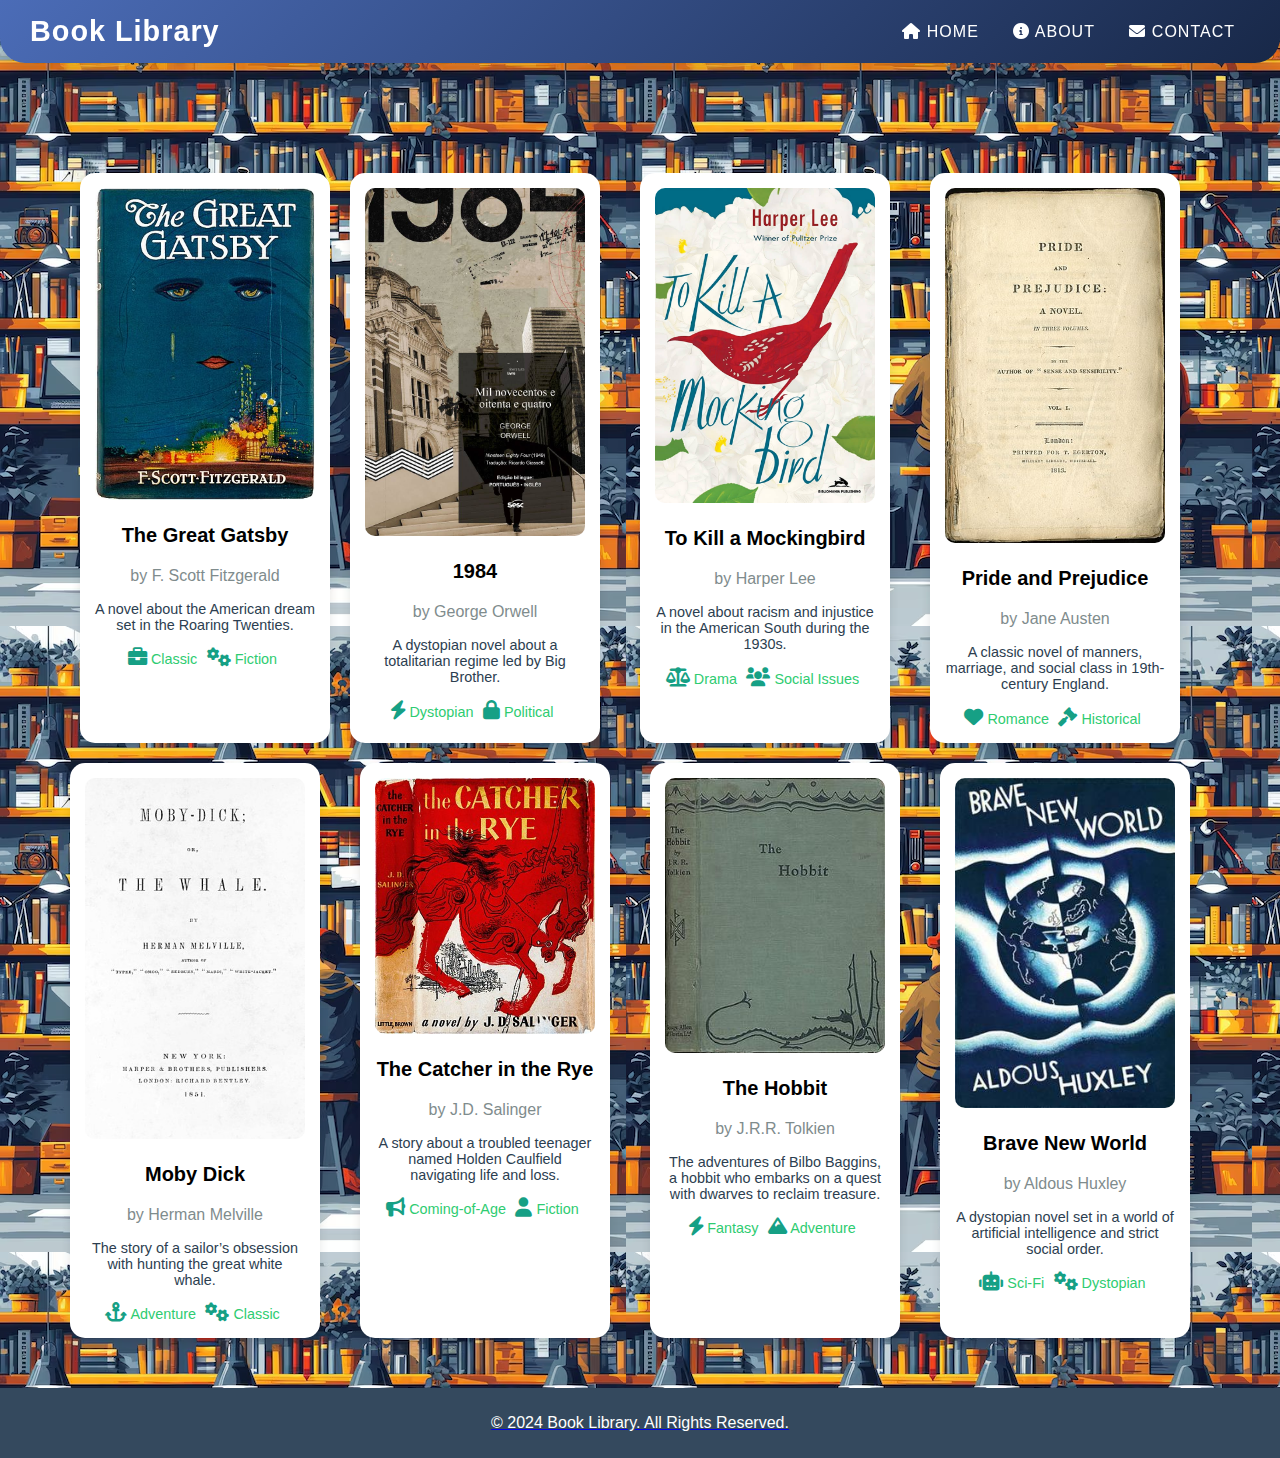
<file: index.html>
<!DOCTYPE html>
<html lang="en">
<head>
  <meta charset="UTF-8">
  <meta name="viewport" content="width=device-width, initial-scale=1.0">
  <title>Book Library</title>
  <link rel="stylesheet" href="styling.css">
  
  <link rel="stylesheet" href="https://cdnjs.cloudflare.com/ajax/libs/font-awesome/6.0.0-beta3/css/all.min.css">
</head>
<body>
 
  <div class="top-navbar">
    <div class="navbar-title">Book Library</div>
    <div class="navbar-links">
      <a href="#" class="top-nav-item"><i class="fas fa-home"></i> Home</a>
      <a href="#about" class="top-nav-item"><i class="fas fa-info-circle"></i> About</a>
      <a href="#contact" class="top-nav-item"><i class="fas fa-envelope"></i> Contact</a>
    </div>
  </div>


  <div class="container">
    
    <div class="card">
        <a href="The-Great-Gatsby.html">
        <img src="jackb1.jpg" alt="The Great Gatsby" class="card-image">
        <h3 class="book-title">The Great Gatsby</h3>
      </a>
      <p class="author">by F. Scott Fitzgerald</p>
      <p class="description">A novel about the American dream set in the Roaring Twenties.</p>
      <div class="card-genres">
        <span><i class="fas fa-briefcase"></i> Classic</span>
        <span><i class="fas fa-cogs"></i> Fiction</span>
      </a>
      </div>
    </div>

    <div class="card">
      <a href="1984.html">
      <img src="jackb2.jfif" alt="1984" class="card-image">
      <h3 class="book-title">1984</h3>
      <p class="author">by George Orwell</p>
      <p class="description">A dystopian novel about a totalitarian regime led by Big Brother.</p>
      <div class="card-genres">
        <span><i class="fas fa-bolt"></i> Dystopian</span>
        <span><i class="fas fa-lock"></i> Political</span>
      </div>
    </div>

    <div class="card">
      <a href="To-Kill-a-Mockingbird.html">
      <img src="jackb3.jfif" alt="To Kill a Mockingbird" class="card-image">
      <h3 class="book-title">To Kill a Mockingbird</h3>
      <p class="author">by Harper Lee</p>
      <p class="description">A novel about racism and injustice in the American South during the 1930s.</p>
      <div class="card-genres">
        <span><i class="fas fa-balance-scale"></i> Drama</span>
        <span><i class="fas fa-users"></i> Social Issues</span>
      </div>
    </div>

    <div class="card">
      <a href="pride-and-prejudice.html">
      <img src="jackb4.jpg" alt="Pride and Prejudice" class="card-image">
      <h3 class="book-title">Pride and Prejudice</h3>
      <p class="author">by Jane Austen</p>
      <p class="description">A classic novel of manners, marriage, and social class in 19th-century England.</p>
      <div class="card-genres">
        <span><i class="fas fa-heart"></i> Romance</span>
        <span><i class="fas fa-gavel"></i> Historical</span>
      </div>
    </div>

    <div class="card">
      <a href="moby-dick.html">
      <img src="jackb5.jpg" alt="Moby Dick" class="card-image">
      <h3 class="book-title">Moby Dick</h3>
      <p class="author">by Herman Melville</p>
      <p class="description">The story of a sailor’s obsession with hunting the great white whale.</p>
      <div class="card-genres">
        <span><i class="fas fa-anchor"></i> Adventure</span>
        <span><i class="fas fa-cogs"></i> Classic</span>
      </div>
    </div>

    <div class="card">
      <a href="the-catcher-in-the-rye.html">
      <img src="jackb6.jpg" alt="The Catcher in the Rye" class="card-image">
      <h3 class="book-title">The Catcher in the Rye</h3>
      <p class="author">by J.D. Salinger</p>
      <p class="description">A story about a troubled teenager named Holden Caulfield navigating life and loss.</p>
      <div class="card-genres">
        <span><i class="fas fa-bullhorn"></i> Coming-of-Age</span>
        <span><i class="fas fa-user"></i> Fiction</span>
      </div>
    </div>

    <div class="card">
      <a href="the-hobbit.html">
      <img src="jackb7.jpg" alt="The Hobbit" class="card-image">
      <h3 class="book-title">The Hobbit</h3>
      <p class="author">by J.R.R. Tolkien</p>
      <p class="description">The adventures of Bilbo Baggins, a hobbit who embarks on a quest with dwarves to reclaim treasure.</p>
      <div class="card-genres">
        <span><i class="fas fa-bolt"></i> Fantasy</span>
        <span><i class="fas fa-mountain"></i> Adventure</span>
      </div>
    </div>
    <div class="card">
      <a href="brave-new-world.html">
      <img src="jackb8.jpg" alt="Brave New World" class="card-image">
      <h3 class="book-title">Brave New World</h3>
      <p class="author">by Aldous Huxley</p>
      <p class="description">A dystopian novel set in a world of artificial intelligence and strict social order.</p>
      <div class="card-genres">
        <span><i class="fas fa-robot"></i> Sci-Fi</span>
        <span><i class="fas fa-cogs"></i> Dystopian</span>
      </div>
    </div>
  </div>

  <div class="copyright">
    <p>&copy; 2024 Book Library. All Rights Reserved.</p>
  </div>

</body>
</html>
</file>
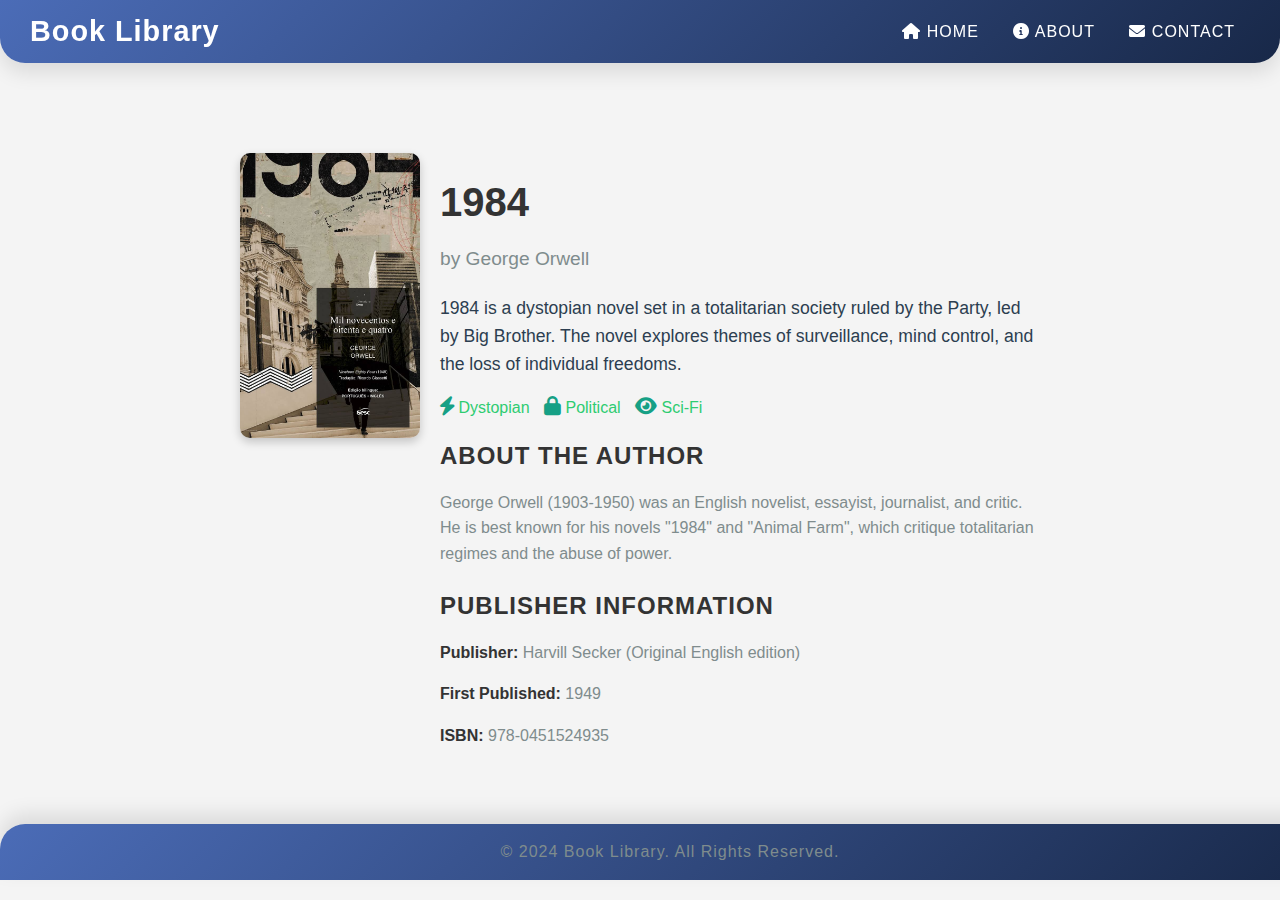
<file: 1984.html>
<!DOCTYPE html>
<html lang="en">
<head>
  <meta charset="UTF-8">
  <meta name="viewport" content="width=device-width, initial-scale=1.0">
  <title>1984 - George Orwell</title>
  <link rel="stylesheet" href="style2.css">
  <link rel="stylesheet" href="https://cdnjs.cloudflare.com/ajax/libs/font-awesome/6.0.0-beta3/css/all.min.css">
</head>
<body>
 
  <div class="top-navbar">
    <div class="navbar-title">Book Library</div>
    <div class="navbar-links">
      <a href="index.html" class="top-nav-item"><i class="fas fa-home"></i> Home</a>
      <a href="#about" class="top-nav-item"><i class="fas fa-info-circle"></i> About</a>
      <a href="#contact" class="top-nav-item"><i class="fas fa-envelope"></i> Contact</a>
    </div>
  </div>

  
  <div class="book-details-container">
    <div class="book-image">
      <img src="jackb2.jfif" alt="1984 Book Cover">
    </div>
    
    <div class="book-info">
      <h1 class="book-title">1984</h1>
      <p class="author">by George Orwell</p>
      <p class="description">1984 is a dystopian novel set in a totalitarian society ruled by the Party, led by Big Brother. The novel explores themes of surveillance, mind control, and the loss of individual freedoms.</p>
      
      <div class="book-genres">
        <span><i class="fas fa-bolt"></i> Dystopian</span>
        <span><i class="fas fa-lock"></i> Political</span>
        <span><i class="fas fa-eye"></i> Sci-Fi</span>
      </div>
      
      <h2>About the Author</h2>
      <p>George Orwell (1903-1950) was an English novelist, essayist, journalist, and critic. He is best known for his novels "1984" and "Animal Farm", which critique totalitarian regimes and the abuse of power.</p>
      
      <h2>Publisher Information</h2>
      <p><strong>Publisher:</strong> Harvill Secker (Original English edition)</p>
      <p><strong>First Published:</strong> 1949</p>
      <p><strong>ISBN:</strong> 978-0451524935</p>
    </div>
  </div>

 
  <div class="bottom-navbar">
    <p>&copy; 2024 Book Library. All Rights Reserved.</p>
  </div>
</body>
</html>
</file>
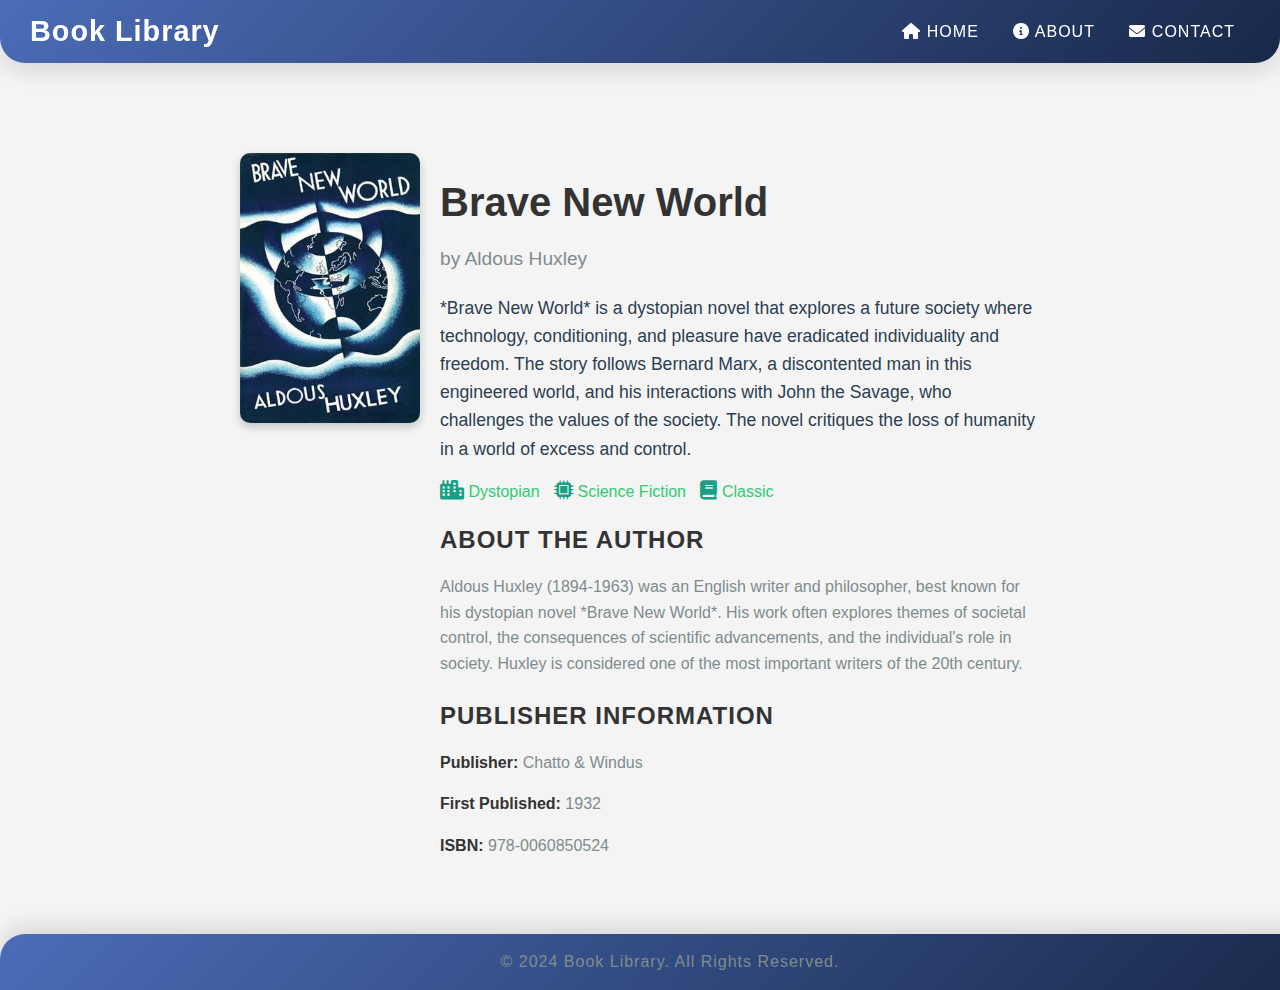
<file: Brave-New-World.html>
<!DOCTYPE html>
<html lang="en">
<head>
  <meta charset="UTF-8">
  <meta name="viewport" content="width=device-width, initial-scale=1.0">
  <title>Brave New World - Aldous Huxley</title>
  <link rel="stylesheet" href="style2.css">
  
  <link rel="stylesheet" href="https://cdnjs.cloudflare.com/ajax/libs/font-awesome/6.0.0-beta3/css/all.min.css">
</head>
<body>

  <div class="top-navbar">
    <div class="navbar-title">Book Library</div>
    <div class="navbar-links">
      <a href="index.html" class="top-nav-item"><i class="fas fa-home"></i> Home</a>
      <a href="#about" class="top-nav-item"><i class="fas fa-info-circle"></i> About</a>
      <a href="#contact" class="top-nav-item"><i class="fas fa-envelope"></i> Contact</a>
    </div>
  </div>

  <div class="book-details-container">
    <div class="book-image">
      <img src="jackb8.jpg" alt="Brave New World Book Cover">
    </div>
    
    <div class="book-info">
      <h1 class="book-title">Brave New World</h1>
      <p class="author">by Aldous Huxley</p>
      <p class="description">*Brave New World* is a dystopian novel that explores a future society where technology, conditioning, and pleasure have eradicated individuality and freedom. The story follows Bernard Marx, a discontented man in this engineered world, and his interactions with John the Savage, who challenges the values of the society. The novel critiques the loss of humanity in a world of excess and control.</p>
      
      <div class="book-genres">
        <span><i class="fas fa-city"></i> Dystopian</span>
        <span><i class="fas fa-microchip"></i> Science Fiction</span>
        <span><i class="fas fa-book"></i> Classic</span>
      </div>
      
      <h2>About the Author</h2>
      <p>Aldous Huxley (1894-1963) was an English writer and philosopher, best known for his dystopian novel *Brave New World*. His work often explores themes of societal control, the consequences of scientific advancements, and the individual's role in society. Huxley is considered one of the most important writers of the 20th century.</p>
      
      <h2>Publisher Information</h2>
      <p><strong>Publisher:</strong> Chatto & Windus</p>
      <p><strong>First Published:</strong> 1932</p>
      <p><strong>ISBN:</strong> 978-0060850524</p>
    </div>
  </div>
  
  <div class="bottom-navbar">
    <p>&copy; 2024 Book Library. All Rights Reserved.</p>
  </div>

</body>
</html>
</file>
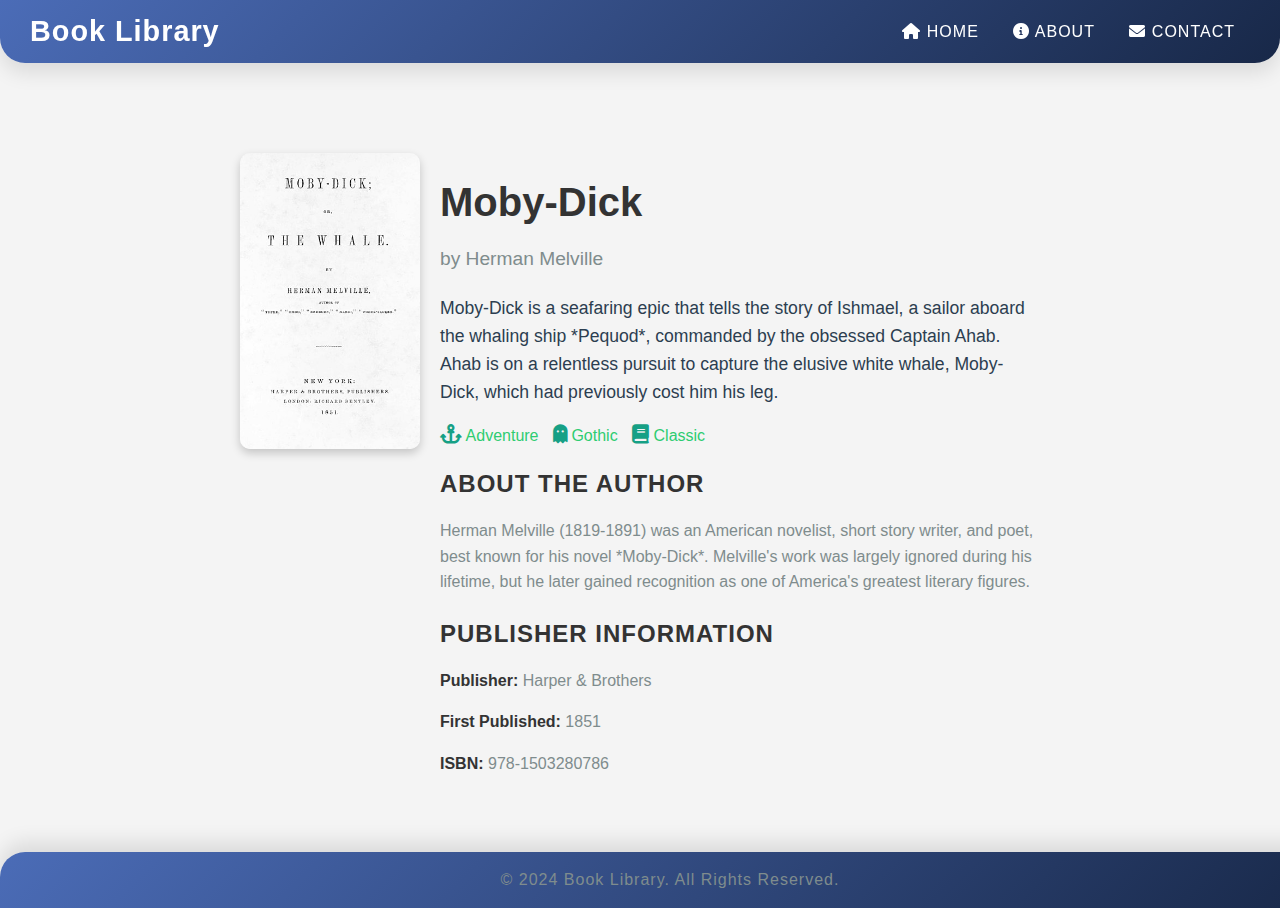
<file: Moby-Dick.html>
<!DOCTYPE html>
<html lang="en">
<head>
  <meta charset="UTF-8">
  <meta name="viewport" content="width=device-width, initial-scale=1.0">
  <title>Moby-Dick - Herman Melville</title>
  <link rel="stylesheet" href="style2.css">
  <link rel="stylesheet" href="https://cdnjs.cloudflare.com/ajax/libs/font-awesome/6.0.0-beta3/css/all.min.css">
</head>
<body>

  <div class="top-navbar">
    <div class="navbar-title">Book Library</div>
    <div class="navbar-links">
      <a href="index.html" class="top-nav-item"><i class="fas fa-home"></i> Home</a>
      <a href="#about" class="top-nav-item"><i class="fas fa-info-circle"></i> About</a>
      <a href="#contact" class="top-nav-item"><i class="fas fa-envelope"></i> Contact</a>
    </div>
  </div>

  <div class="book-details-container">
    <div class="book-image">
      <img src="jackb5.jpg" alt="Moby-Dick Book Cover">
    </div>
    
    <div class="book-info">
      <h1 class="book-title">Moby-Dick</h1>
      <p class="author">by Herman Melville</p>
      <p class="description">Moby-Dick is a seafaring epic that tells the story of Ishmael, a sailor aboard the whaling ship *Pequod*, commanded by the obsessed Captain Ahab. Ahab is on a relentless pursuit to capture the elusive white whale, Moby-Dick, which had previously cost him his leg.</p>
      
      <div class="book-genres">
        <span><i class="fas fa-anchor"></i> Adventure</span>
        <span><i class="fas fa-ghost"></i> Gothic</span>
        <span><i class="fas fa-book"></i> Classic</span>
      </div>
      
      <h2>About the Author</h2>
      <p>Herman Melville (1819-1891) was an American novelist, short story writer, and poet, best known for his novel *Moby-Dick*. Melville's work was largely ignored during his lifetime, but he later gained recognition as one of America's greatest literary figures.</p>
      
      <h2>Publisher Information</h2>
      <p><strong>Publisher:</strong> Harper & Brothers</p>
      <p><strong>First Published:</strong> 1851</p>
      <p><strong>ISBN:</strong> 978-1503280786</p>
    </div>
  </div>
  
  <div class="bottom-navbar">
    <p>&copy; 2024 Book Library. All Rights Reserved.</p>
  </div>

</body>
</html>
</file>
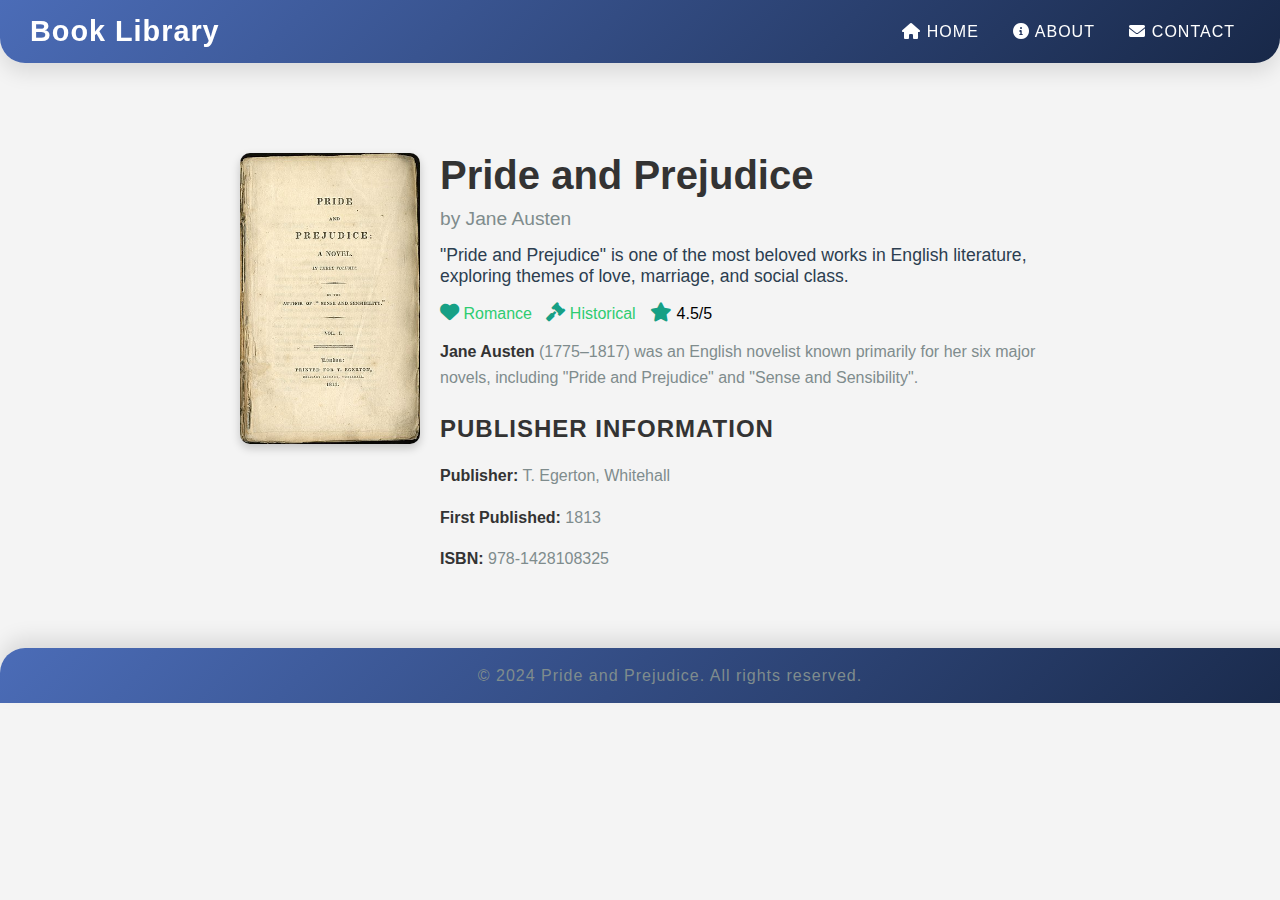
<file: Pride-and-prejudice.html>
<!DOCTYPE html>
<html lang="en">
<head>
    <meta charset="UTF-8">
    <meta name="viewport" content="width=device-width, initial-scale=1.0">
    <title>Pride and Prejudice - Jane Austen</title>
    <link rel="stylesheet" href="style2.css">
    <link rel="stylesheet" href="https://cdnjs.cloudflare.com/ajax/libs/font-awesome/6.0.0-beta3/css/all.min.css">
</head>
<body>
  
  <div class="top-navbar">
    <div class="navbar-title">Book Library</div>
    <div class="navbar-links">
      <a href="index.html" class="top-nav-item"><i class="fas fa-home"></i> Home</a>
      <a href="#about" class="top-nav-item"><i class="fas fa-info-circle"></i> About</a>
      <a href="#contact" class="top-nav-item"><i class="fas fa-envelope"></i> Contact</a>
    </div>
  </div>
    
    <div class="book-details-container">
        <div class="book-image">
            <img src="jackb4.jpg" alt="Pride and Prejudice Book Cover">
        </div>
        <div class="book-info">
            <div class="book-title">Pride and Prejudice</div>
            <div class="author">by Jane Austen</div>
            <div class="description">
          "Pride and Prejudice" is one of the most beloved works in English literature, exploring themes of love, marriage, and social class.
 </div>
    <div class="book-genres">
    <i class="fa-solid fa-heart"></i>
    <span>Romance</span>
    <i class="fas fa-gavel"></i>
    <span>Historical</span>
   <i class="fa fa-star"></i> 4.5/5
                
 </div>
  

   <p><strong>Jane Austen</strong> (1775–1817) was an English novelist known primarily for her six major novels, including "Pride and Prejudice" and "Sense and Sensibility".</p>


   <h2>Publisher Information</h2>
   <p><strong>Publisher:</strong> T. Egerton, Whitehall</p>
   <p><strong>First Published:</strong> 1813</p>
   <p><strong>ISBN:</strong> 978-1428108325</p>
   </div>
 </div>

  <div class="bottom-navbar">
    <p>&copy; 2024 Pride and Prejudice. All rights reserved.</p>
</div>

</body>
</html>
</file>
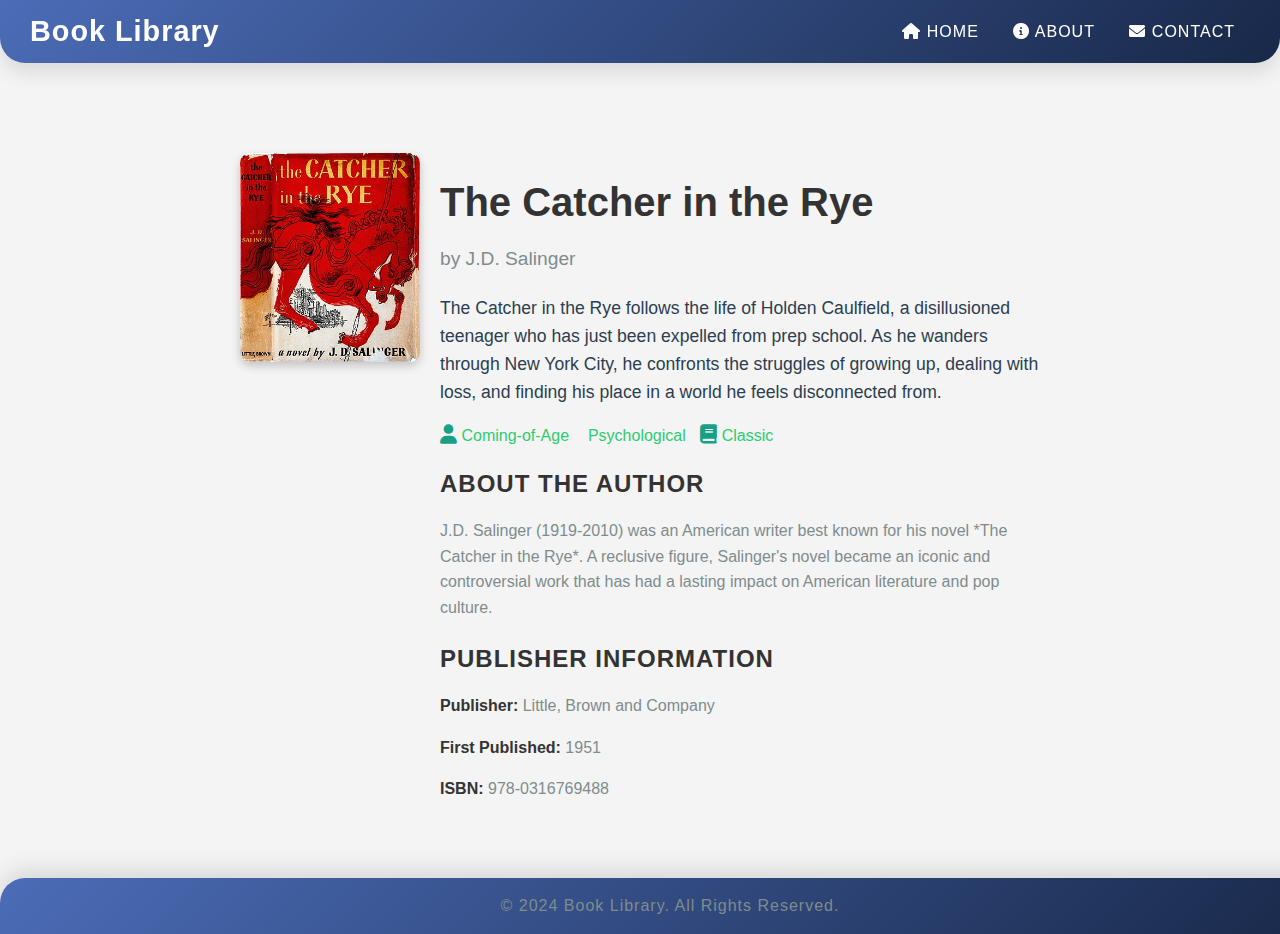
<file: The-Catcher-in-The-Rye.html>
<!DOCTYPE html>
<html lang="en">
<head>
  <meta charset="UTF-8">
  <meta name="viewport" content="width=device-width, initial-scale=1.0">
  <title>The Catcher in the Rye - J.D. Salinger</title>
  <link rel="stylesheet" href="style2.css">
  <link rel="stylesheet" href="https://cdnjs.cloudflare.com/ajax/libs/font-awesome/6.0.0-beta3/css/all.min.css">
</head>
<body>

  <div class="top-navbar">
    <div class="navbar-title">Book Library</div>
    <div class="navbar-links">
      <a href="index.html" class="top-nav-item"><i class="fas fa-home"></i> Home</a>
      <a href="#about" class="top-nav-item"><i class="fas fa-info-circle"></i> About</a>
      <a href="#contact" class="top-nav-item"><i class="fas fa-envelope"></i> Contact</a>
    </div>
  </div>

  <div class="book-details-container">
    <div class="book-image">
      <img src="jackb6.jpg" alt="The Catcher in the Rye Book Cover">
    </div>
    
    <div class="book-info">
      <h1 class="book-title">The Catcher in the Rye</h1>
      <p class="author">by J.D. Salinger</p>
      <p class="description">The Catcher in the Rye follows the life of Holden Caulfield, a disillusioned teenager who has just been expelled from prep school. As he wanders through New York City, he confronts the struggles of growing up, dealing with loss, and finding his place in a world he feels disconnected from.</p>
      
      <div class="book-genres">
        <span><i class="fas fa-user"></i> Coming-of-Age</span>
        <span><i class="fas fa-masks"></i> Psychological</span>
        <span><i class="fas fa-book"></i> Classic</span>
      </div>
      
      <h2>About the Author</h2>
      <p>J.D. Salinger (1919-2010) was an American writer best known for his novel *The Catcher in the Rye*. A reclusive figure, Salinger's novel became an iconic and controversial work that has had a lasting impact on American literature and pop culture.</p>
      
      <h2>Publisher Information</h2>
      <p><strong>Publisher:</strong> Little, Brown and Company</p>
      <p><strong>First Published:</strong> 1951</p>
      <p><strong>ISBN:</strong> 978-0316769488</p>
    </div>
  </div>
  
  <div class="bottom-navbar">
    <p>&copy; 2024 Book Library. All Rights Reserved.</p>
  </div>

</body>
</html>
</file>
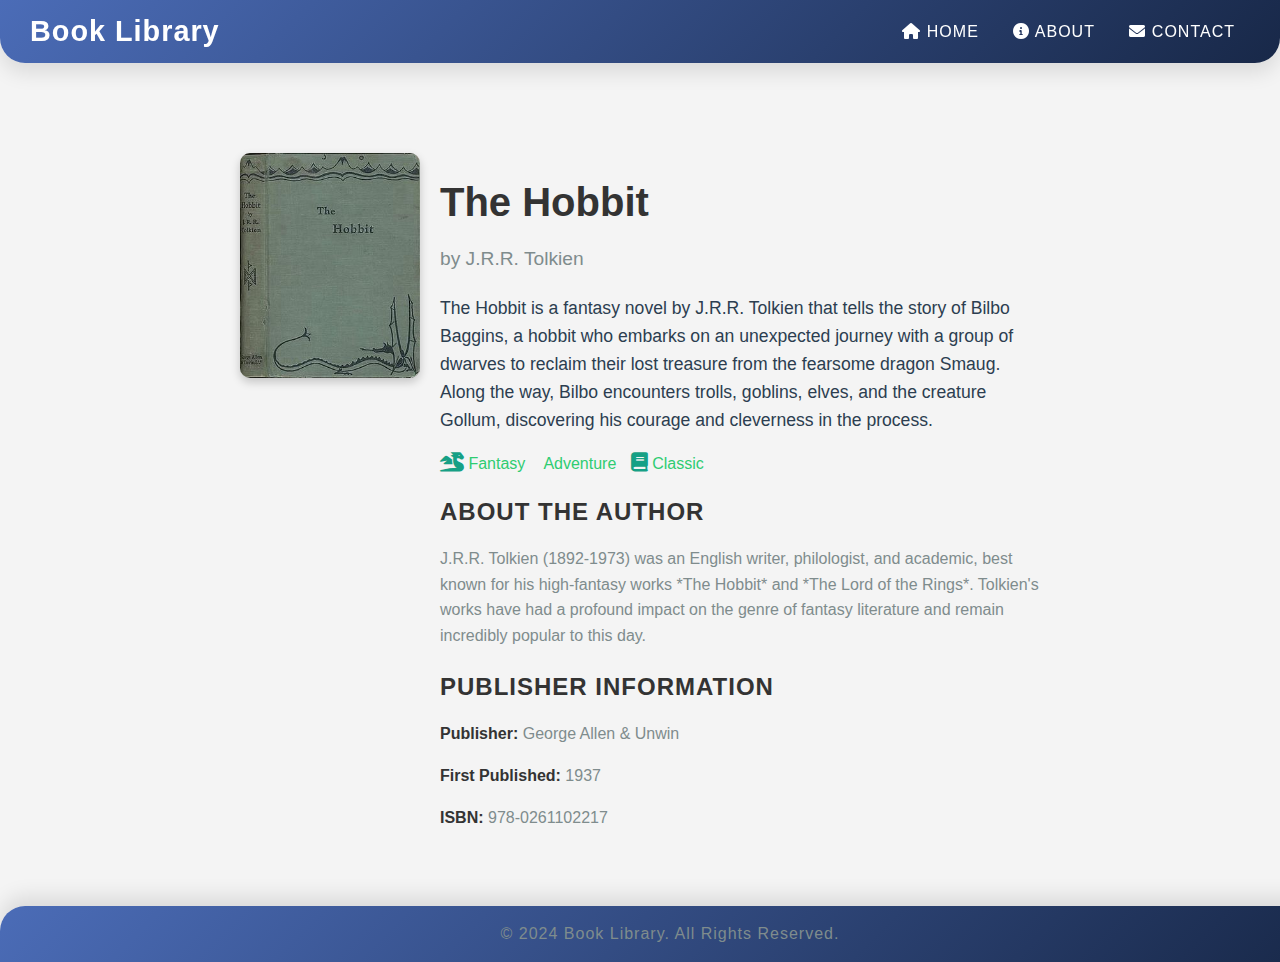
<file: The-Hobbit.html>
<!DOCTYPE html>
<html lang="en">
<head>
  <meta charset="UTF-8">
  <meta name="viewport" content="width=device-width, initial-scale=1.0">
  <title>The Hobbit - J.R.R. Tolkien</title>
  <link rel="stylesheet" href="style2.css">
  
  <link rel="stylesheet" href="https://cdnjs.cloudflare.com/ajax/libs/font-awesome/6.0.0-beta3/css/all.min.css">
</head>
<body>

  <div class="top-navbar">
    <div class="navbar-title">Book Library</div>
    <div class="navbar-links">
      <a href="index.html" class="top-nav-item"><i class="fas fa-home"></i> Home</a>
      <a href="#about" class="top-nav-item"><i class="fas fa-info-circle"></i> About</a>
      <a href="#contact" class="top-nav-item"><i class="fas fa-envelope"></i> Contact</a>
    </div>
  </div>

  <div class="book-details-container">
    <div class="book-image">
      <img src="jackb7.jpg" alt="The Hobbit Book Cover">
    </div>
    
    <div class="book-info">
      <h1 class="book-title">The Hobbit</h1>
      <p class="author">by J.R.R. Tolkien</p>
      <p class="description">The Hobbit is a fantasy novel by J.R.R. Tolkien that tells the story of Bilbo Baggins, a hobbit who embarks on an unexpected journey with a group of dwarves to reclaim their lost treasure from the fearsome dragon Smaug. Along the way, Bilbo encounters trolls, goblins, elves, and the creature Gollum, discovering his courage and cleverness in the process.</p>
      
      <div class="book-genres">
        <span><i class="fas fa-dragon"></i> Fantasy</span>
        <span><i class="fas fa-sword"></i> Adventure</span>
        <span><i class="fas fa-book"></i> Classic</span>
      </div>
      
      <h2>About the Author</h2>
      <p>J.R.R. Tolkien (1892-1973) was an English writer, philologist, and academic, best known for his high-fantasy works *The Hobbit* and *The Lord of the Rings*. Tolkien's works have had a profound impact on the genre of fantasy literature and remain incredibly popular to this day.</p>
      
      <h2>Publisher Information</h2>
      <p><strong>Publisher:</strong> George Allen & Unwin</p>
      <p><strong>First Published:</strong> 1937</p>
      <p><strong>ISBN:</strong> 978-0261102217</p>
    </div>
  </div>
  
  <div class="bottom-navbar">
    <p>&copy; 2024 Book Library. All Rights Reserved.</p>
  </div>

</body>
</html>
</file>
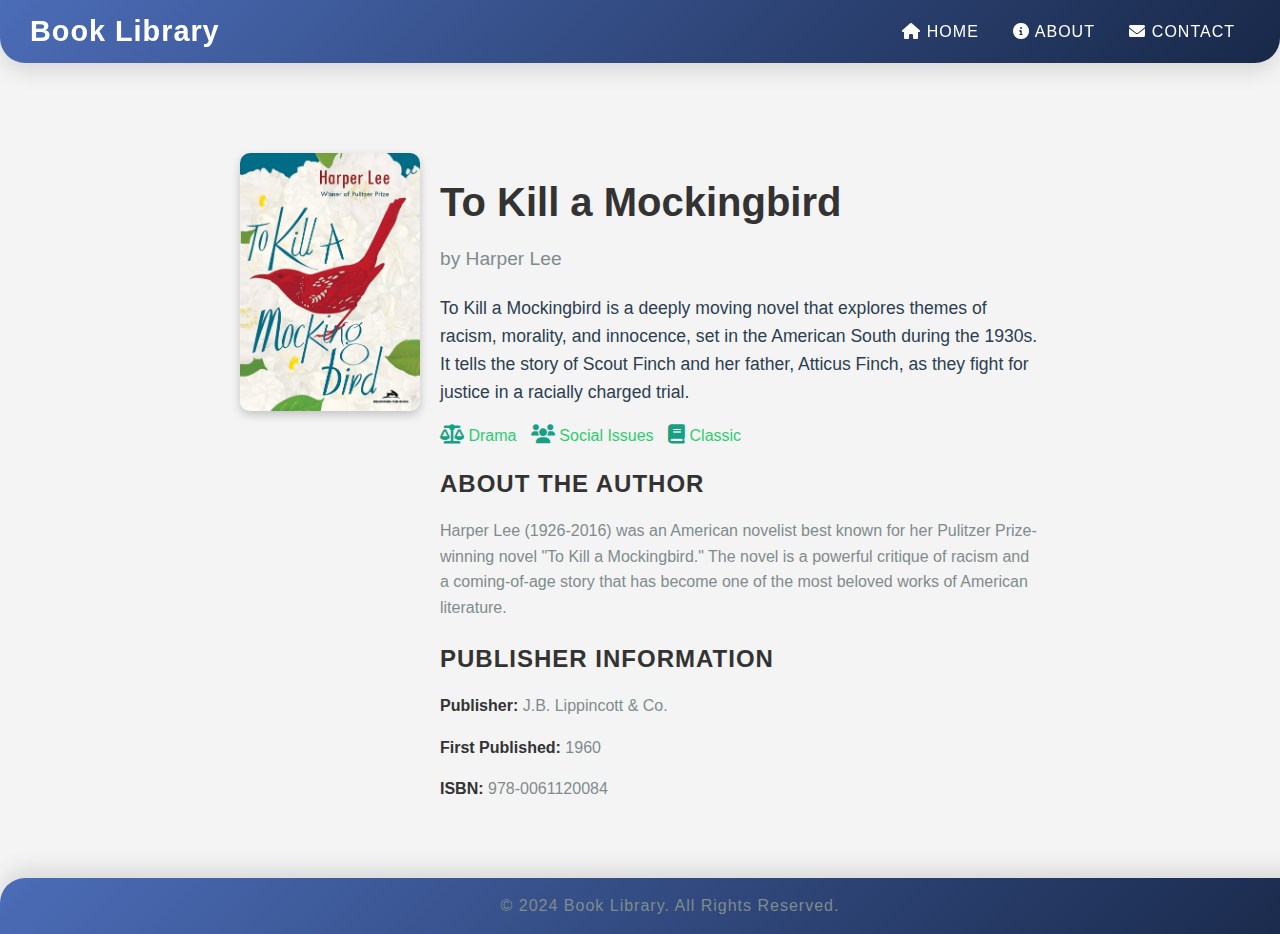
<file: To-Kill-a-Mockingbird.html>
<!DOCTYPE html>
<html lang="en">
<head>
  <meta charset="UTF-8">
  <meta name="viewport" content="width=device-width, initial-scale=1.0">
  <title>To Kill a Mockingbird - Harper Lee</title>
  <link rel="stylesheet" href="style2.css">
  <link rel="stylesheet" href="https://cdnjs.cloudflare.com/ajax/libs/font-awesome/6.0.0-beta3/css/all.min.css">
</head>
<body>

  <div class="top-navbar">
    <div class="navbar-title">Book Library</div>
    <div class="navbar-links">
      <a href="index.html" class="top-nav-item"><i class="fas fa-home"></i> Home</a>
      <a href="#about" class="top-nav-item"><i class="fas fa-info-circle"></i> About</a>
      <a href="#contact" class="top-nav-item"><i class="fas fa-envelope"></i> Contact</a>
    </div>
  </div>

  <div class="book-details-container">
    <div class="book-image">
      <img src="jackb3.jfif" alt="To Kill a Mockingbird Book Cover">
    </div>
    
    <div class="book-info">
      <h1 class="book-title">To Kill a Mockingbird</h1>
      <p class="author">by Harper Lee</p>
      <p class="description">To Kill a Mockingbird is a deeply moving novel that explores themes of racism, morality, and innocence, set in the American South during the 1930s. It tells the story of Scout Finch and her father, Atticus Finch, as they fight for justice in a racially charged trial.</p>
      
      <div class="book-genres">
        <span><i class="fas fa-balance-scale"></i> Drama</span>
        <span><i class="fas fa-users"></i> Social Issues</span>
        <span><i class="fas fa-book"></i> Classic</span>
      </div>
      
      <h2>About the Author</h2>
      <p>Harper Lee (1926-2016) was an American novelist best known for her Pulitzer Prize-winning novel "To Kill a Mockingbird." The novel is a powerful critique of racism and a coming-of-age story that has become one of the most beloved works of American literature.</p>
      <h2>Publisher Information</h2>
      <p><strong>Publisher:</strong> J.B. Lippincott & Co.</p>
      <p><strong>First Published:</strong> 1960</p>
      <p><strong>ISBN:</strong> 978-0061120084</p>
    </div>
  </div>
  
  <div class="bottom-navbar">
    <p>&copy; 2024 Book Library. All Rights Reserved.</p>
  </div>
</body>
</html>
</file>
<file: styling.css>
body {
  font-family: 'Arial', sans-serif;
  margin: 0;
  padding: 0;
  background-image: url(jack9.avif);
}


.top-navbar {
  background: linear-gradient(135deg, #4b6cb7, #182848);
  color: white;
  padding: 15px 30px; 
  position: sticky;
  top: 0;
  display: flex;
  justify-content: space-between;
  align-items: center;
  border-radius: 0 0 25px 25px;
  box-shadow: 0 10px 20px rgba(0, 0, 0, 0.1);
  z-index: 1000;
  transition: all 0.3s ease;
}

.navbar-title {
  font-size: 1.8rem;
  font-weight: bold;
  letter-spacing: 1px;
}


.navbar-links a {
  color: white;
  text-decoration: none;
  margin: 0 15px;
  font-size: 1rem;
  font-weight: 500;
  text-transform: uppercase; 
  letter-spacing: 1px; 
  transition: color 0.3s ease, transform 0.3s ease;
}


.navbar-links a:hover {
  color: #f39c12;
  transform: scale(1.1);
}

/* Container for Book Cards */
.container {
  display: flex;
  flex-wrap: wrap;
  justify-content: center;
  gap: 20px;
  padding: 20px;
  margin-top: 90px; 
}


.card {
  background-color: white;
  border-radius: 15px;
  width: 220px;
  padding: 15px;
  box-shadow: 0 4px 10px rgba(0, 0, 0, 0.1);
  text-align: center;
  transition: transform 0.3s ease-in-out;
}
.card a {
  text-decoration: none;
  color: inherit;
}

.card:hover {
  transform: scale(1.05);
}

.card-image {
  width: 100%;
  height: auto;
  border-radius: 10px;
}

.book-title {
  font-size: 1.25rem;
  font-weight: bold;
}

.author {
  font-size: 1rem;
  color: #7f8c8d;
}

.description {
  font-size: 0.9rem;
  color: #2c3e50;
  margin-top: 10px;
}

.card-genres {
  margin-top: 10px;
}

.card-genres span {
  font-size: 0.9rem;
  color: #2ecc71;
  margin-right: 5px;
}

.card-genres i {
  font-size: 1.2rem;
  color: #16a085;
}


.copyright {
  text-align: center;
  padding: 10px;
  background-color: #34495e;
  color: white;
  margin-top: 30px;
}
</file>
<file: style2.css>
body {
    font-family: 'Arial', sans-serif;
    margin: 0;
    padding: 0;
    background-color: #f4f4f4;
  }
  
 
  .top-navbar {
    background: linear-gradient(135deg, #4b6cb7, #182848); 
    color: white;
    padding: 15px 30px; 
    position: sticky;
    top: 0;
    display: flex;
    justify-content: space-between;
    align-items: center;
    border-radius: 0 0 25px 25px;
    box-shadow: 0 10px 20px rgba(0, 0, 0, 0.1); 
    z-index: 1000;
  }
  
  
  .navbar-title {
    font-size: 1.8rem;
    font-weight: bold;
    letter-spacing: 1px;
  }
  

  .navbar-links a {
    color: white;
    text-decoration: none;
    margin: 0 15px;
    font-size: 1rem;
    font-weight: 500;
    text-transform: uppercase; 
    letter-spacing: 1px; 
  }
  
  
  .book-details-container {
    display: flex;
    justify-content: center;
    align-items: flex-start;
    padding: 30px;
    margin-top: 60px; 
  }
  
  .book-image img {
    width: 180px;  
    height: auto;
    border-radius: 10px;
    box-shadow: 0 4px 10px rgba(0, 0, 0, 0.2);
  }
  
  .book-info {
    max-width: 600px;
    padding-left: 20px;
  }
  
  .book-title {
    font-size: 2.5rem;
    font-weight: bold;
    color: #333;
    margin-bottom: 10px;
  }
  
  .author {
    font-size: 1.2rem;
    color: #7f8c8d;
  }
  
  .description {
    font-size: 1.1rem;
    color: #2c3e50;
    margin-top: 15px;
  }
  
  .book-genres {
    margin-top: 15px;
  }
  
  .book-genres span {
    font-size: 1rem;
    color: #2ecc71;
    margin-right: 10px;
  }
  
  .book-genres i {
    font-size: 1.2rem;
    color: #16a085;
  }
  
  
  h2 {
    font-size: 1.5rem;
    color: #333;
    margin-top: 25px;
    text-transform: uppercase;
    letter-spacing: 1px;
  }
  
  p {
    font-size: 1rem;
    color: #7f8c8d;
    line-height: 1.6;
  }
  
  strong {
    font-weight: bold;
    color: #333;
  }
  
 
  .bottom-navbar {
    background: linear-gradient(135deg, #4b6cb7, #182848);
    color: white;
    padding: 15px 30px;
    display: flex;
    justify-content: center;
    align-items: center;
    border-radius: 25px 25px 0 0; 
    box-shadow: 0 -10px 20px rgba(0, 0, 0, 0.1); 
    position: relative;
    bottom: 0;
    width: 100%;
    margin-top: 30px;
  }
  
  .bottom-navbar p {
    font-size: 1rem;
    margin: 0;
    letter-spacing: 1px;
  }
</file>
